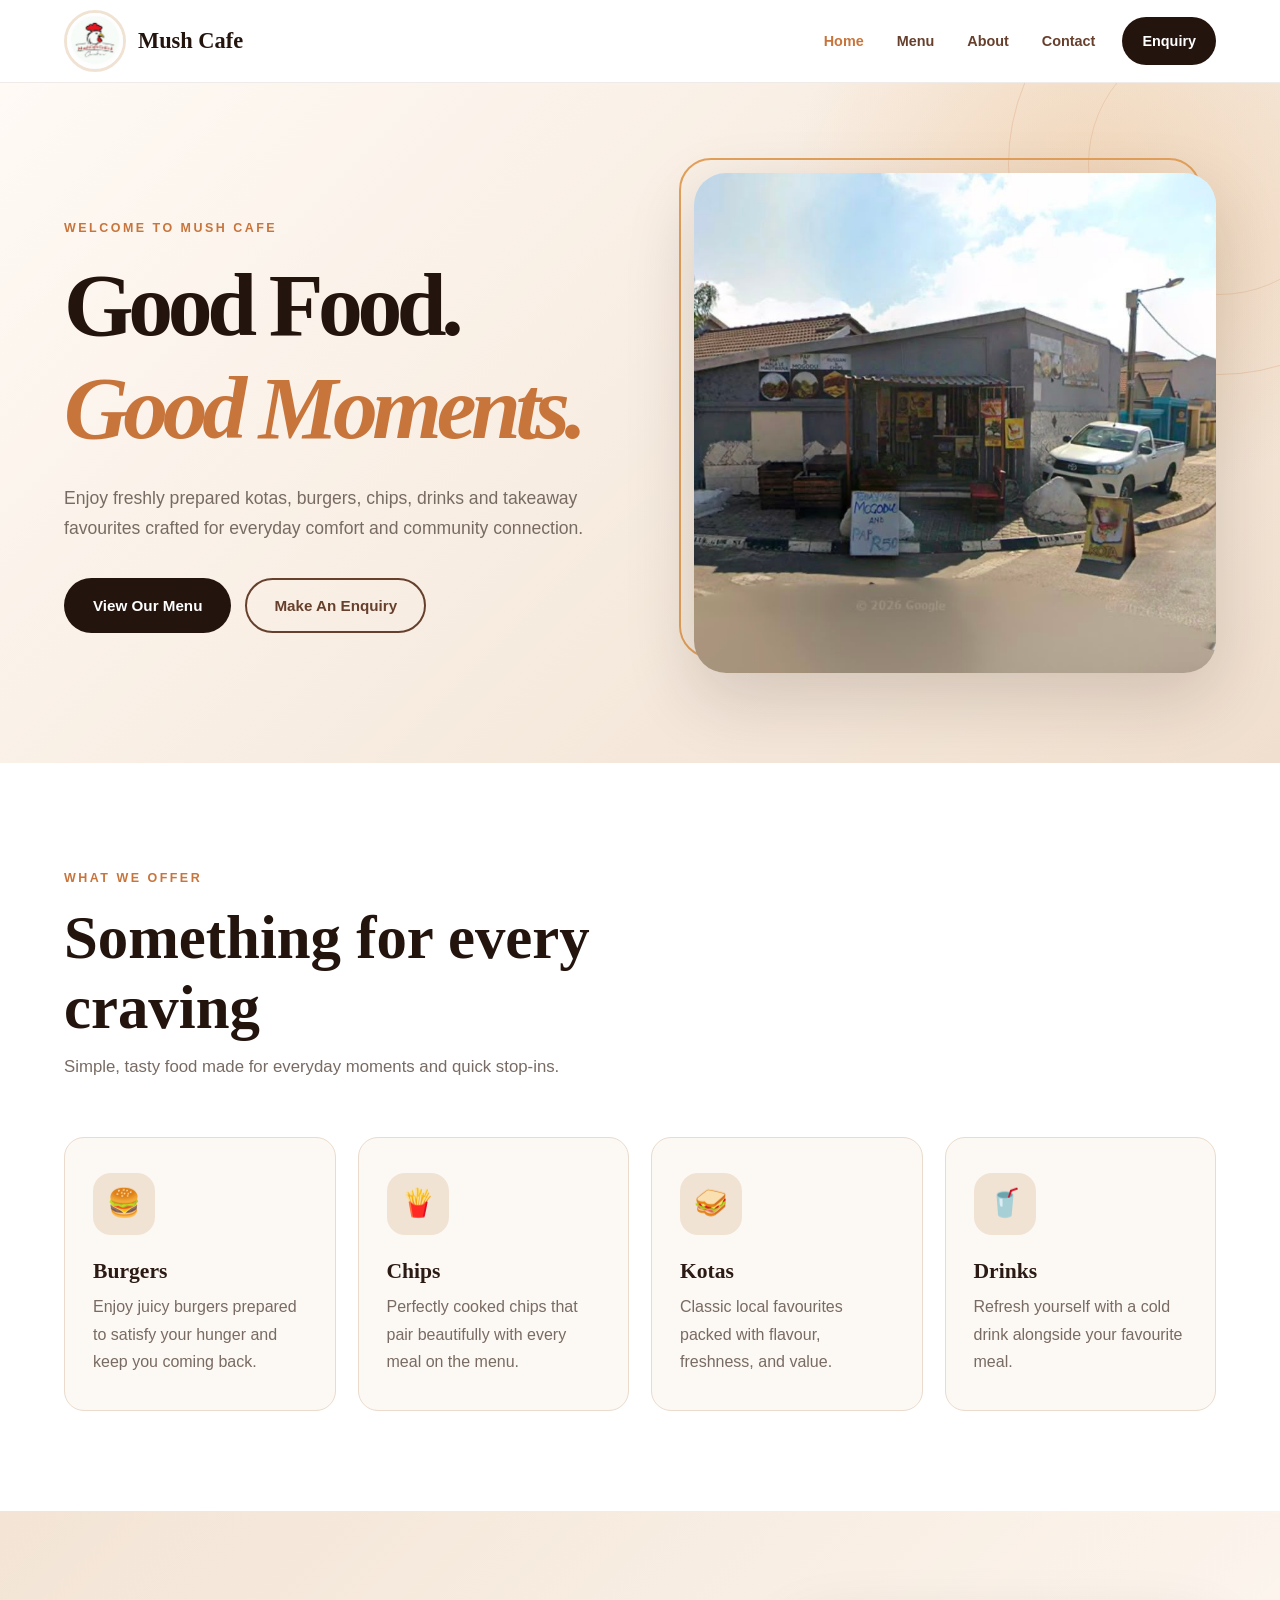
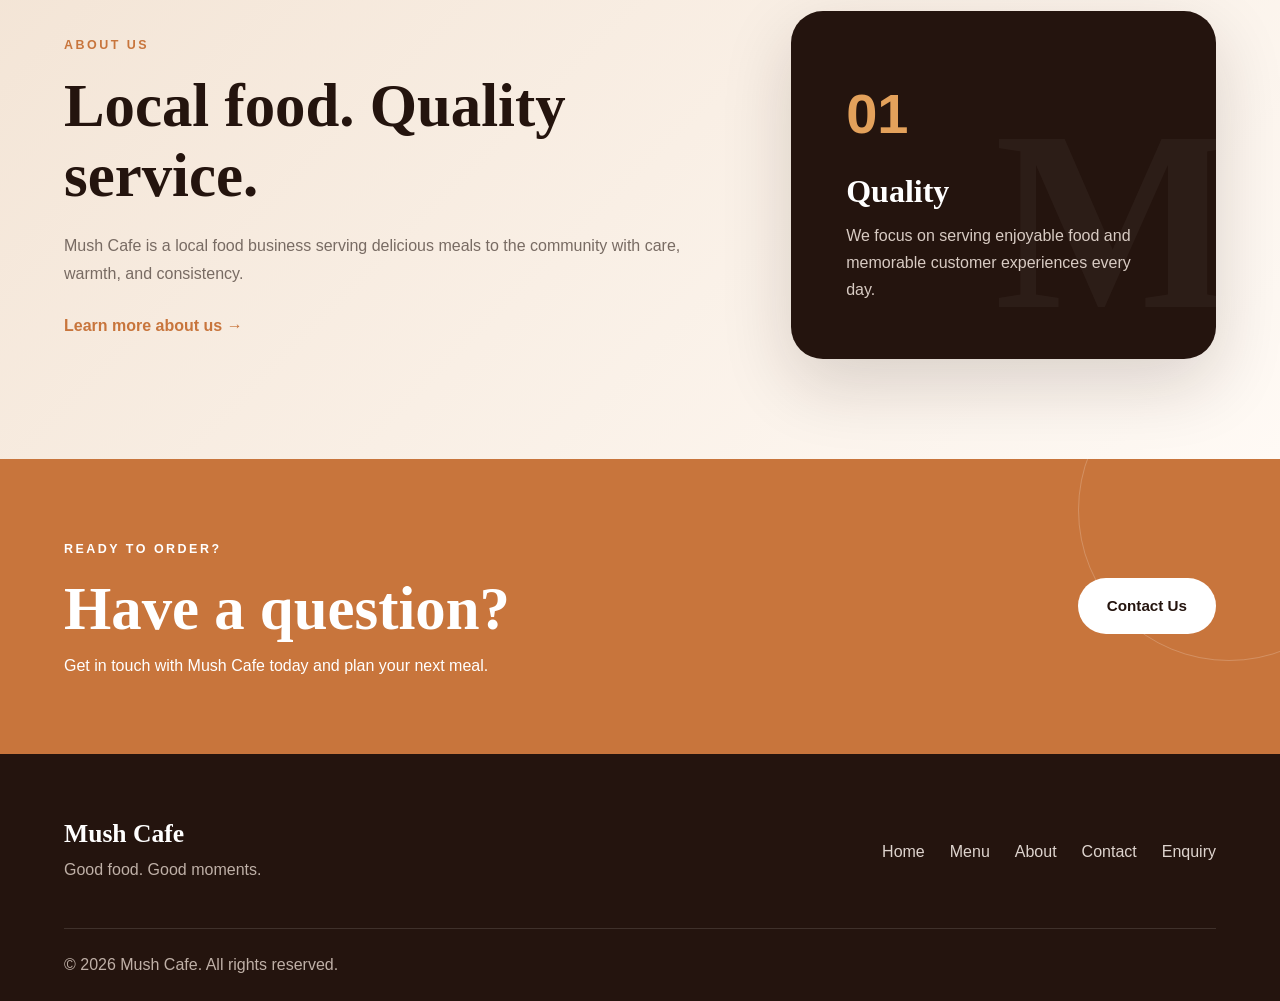
<file: index.html>
<!DOCTYPE html>
<html lang="en">
<head>
    <meta charset="UTF-8">
    <meta name="viewport" content="width=device-width, initial-scale=1.0">
    <meta name="description" content="Mush Cafe serves delicious kotas, burgers, chips, drinks, and fresh takeaway meals in a warm local café setting.">
    <title>Mush Cafe | Home</title>
    <link rel="stylesheet" href="style.css">
</head>
<body>
    <!-- Site header and navigation -->
    <header class="site-header">
        <div class="container nav-container">
            <a href="index.html" class="logo" aria-label="Mush Cafe home page">
                <img src="images/Logo.jpg" alt="Mush Cafe logo">
                <span>Mush Cafe</span>
            </a>

            <!-- Main navigation -->
            <nav class="main-nav" aria-label="Main navigation">
                <a href="index.html" class="active">Home</a>
                <a href="menu.html">Menu</a>
                <a href="about.html">About</a>
                <a href="contact.html">Contact</a>
                <a href="enquiry.html" class="nav-button">Enquiry</a>
            </nav>
        </div>
    </header>

    <main>
        <!-- Hero section -->
        <section class="hero" aria-labelledby="home-heading">
            <div class="container hero-content">
                <div class="hero-text">
                    <p class="eyebrow">Welcome to Mush Cafe</p>
                    <h1 id="home-heading">Good Food.<br><span>Good Moments.</span></h1>
                    <p>Enjoy freshly prepared kotas, burgers, chips, drinks and takeaway favourites crafted for everyday comfort and community connection.</p>

                    <div class="hero-buttons">
                        <a href="menu.html" class="button primary-button">View Our Menu</a>
                        <a href="enquiry.html" class="button secondary-button">Make An Enquiry</a>
                    </div>
                </div>

                <div class="hero-image">
                    <img
                        src="images/Mush Cafe front.jpeg"
                        alt="Front view of Mush Cafe"
                        srcset="images/Mush Cafe front.jpeg 800w, images/Mush Cafe front.jpeg 1200w"
                        sizes="(max-width: 600px) 100vw, 50vw"
                        loading="eager">
                </div>
            </div>
        </section>

        <!-- Main services overview -->
        <section class="services section" aria-labelledby="offers-heading">
            <div class="container">
                <div class="section-heading">
                    <p class="eyebrow">What we offer</p>
                    <h2 id="offers-heading">Something for every craving</h2>
                    <p>Simple, tasty food made for everyday moments and quick stop-ins.</p>
                </div>

                <div class="card-grid">
                    <article class="service-card">
                        <div class="card-icon" aria-hidden="true">🍔</div>
                        <h3>Burgers</h3>
                        <p>Enjoy juicy burgers prepared to satisfy your hunger and keep you coming back.</p>
                    </article>

                    <article class="service-card">
                        <div class="card-icon" aria-hidden="true">🍟</div>
                        <h3>Chips</h3>
                        <p>Perfectly cooked chips that pair beautifully with every meal on the menu.</p>
                    </article>

                    <article class="service-card">
                        <div class="card-icon" aria-hidden="true">🥪</div>
                        <h3>Kotas</h3>
                        <p>Classic local favourites packed with flavour, freshness, and value.</p>
                    </article>

                    <article class="service-card">
                        <div class="card-icon" aria-hidden="true">🥤</div>
                        <h3>Drinks</h3>
                        <p>Refresh yourself with a cold drink alongside your favourite meal.</p>
                    </article>
                </div>
            </div>
        </section>

        <!-- About preview section -->
        <section class="about-preview section" aria-labelledby="about-preview-heading">
            <div class="container split-section">
                <div>
                    <p class="eyebrow">About us</p>
                    <h2 id="about-preview-heading">Local food. Quality service.</h2>
                    <p>Mush Cafe is a local food business serving delicious meals to the community with care, warmth, and consistency.</p>
                    <a href="about.html" class="text-link">Learn more about us →</a>
                </div>

                <div class="highlight-box">
                    <span>01</span>
                    <h3>Quality</h3>
                    <p>We focus on serving enjoyable food and memorable customer experiences every day.</p>
                </div>
            </div>
        </section>

        <!-- Call to action -->
        <section class="cta-section" aria-labelledby="cta-heading">
            <div class="container cta-content">
                <div>
                    <p class="eyebrow">Ready to order?</p>
                    <h2 id="cta-heading">Have a question?</h2>
                    <p>Get in touch with Mush Cafe today and plan your next meal.</p>
                </div>

                <a href="contact.html" class="button light-button">Contact Us</a>
            </div>
        </section>
    </main>

    <!-- Site footer -->
    <footer class="site-footer">
        <div class="container footer-content">
            <div>
                <h3>Mush Cafe</h3>
                <p>Good food. Good moments.</p>
            </div>

            <div class="footer-links" aria-label="Footer navigation">
                <a href="index.html">Home</a>
                <a href="menu.html">Menu</a>
                <a href="about.html">About</a>
                <a href="contact.html">Contact</a>
                <a href="enquiry.html">Enquiry</a>
            </div>
        </div>

        <div class="container copyright">
            <p>&copy; 2026 Mush Cafe. All rights reserved.</p>
        </div>
    </footer>
</body>
</html>
</file>
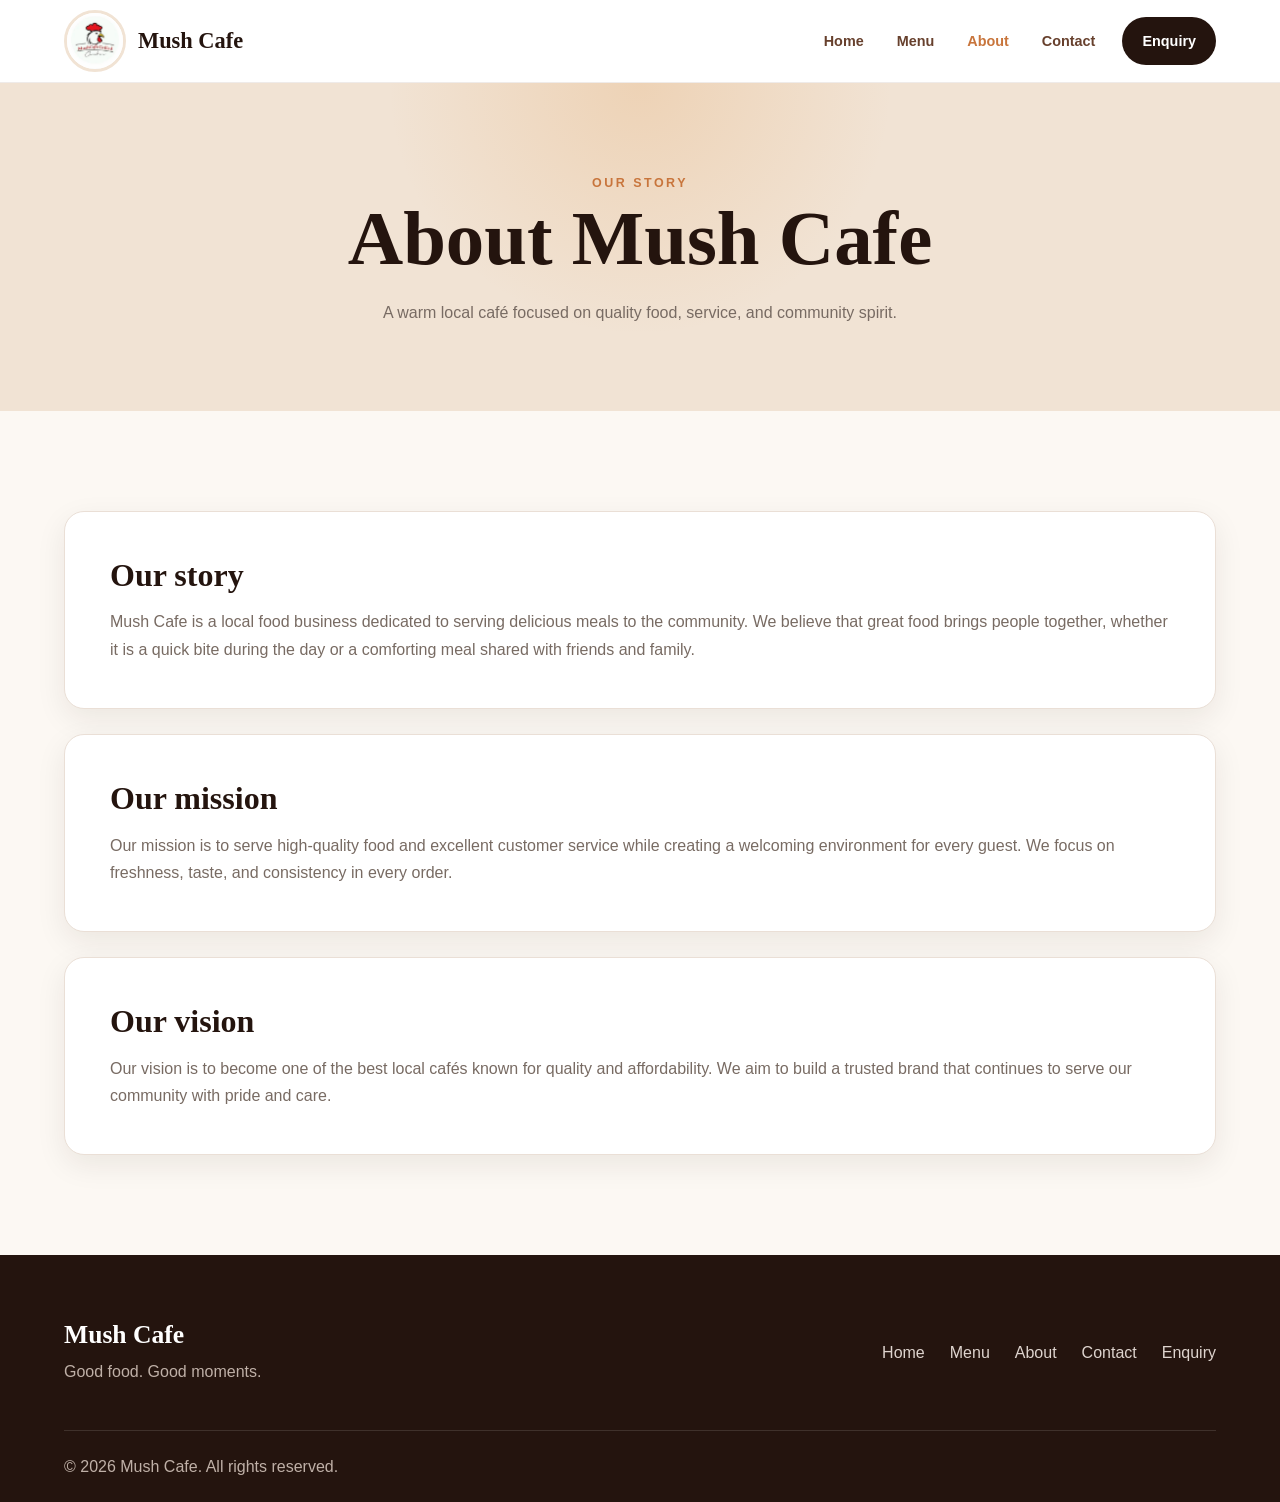
<file: about.html>
<!DOCTYPE html>
<html lang="en">
<head>
    <meta charset="UTF-8">
    <meta name="viewport" content="width=device-width, initial-scale=1.0">
    <meta name="description" content="Learn about Mush Cafe, our story, mission, and commitment to serving quality local food and service.">
    <title>Mush Cafe | About</title>
    <link rel="stylesheet" href="style.css">
</head>
<body>
    <!-- Site header and navigation -->
    <header class="site-header">
        <div class="container nav-container">
            <a href="index.html" class="logo" aria-label="Mush Cafe home page">
                <img src="images/Logo.jpg" alt="Mush Cafe logo">
                <span>Mush Cafe</span>
            </a>

            <!-- Main navigation -->
            <nav class="main-nav" aria-label="Main navigation">
                <a href="index.html">Home</a>
                <a href="menu.html">Menu</a>
                <a href="about.html" class="active">About</a>
                <a href="contact.html">Contact</a>
                <a href="enquiry.html" class="nav-button">Enquiry</a>
            </nav>
        </div>
    </header>

    <main>
        <!-- About page hero -->
        <section class="page-hero" aria-labelledby="about-heading">
            <div class="container">
                <p class="eyebrow">Our story</p>
                <h1 id="about-heading">About Mush Cafe</h1>
                <p>A warm local café focused on quality food, service, and community spirit.</p>
            </div>
        </section>

        <!-- About content cards -->
        <section class="section" aria-labelledby="about-intro">
            <div class="container">
                <article class="content-card">
                    <h2 id="about-intro">Our story</h2>
                    <p>Mush Cafe is a local food business dedicated to serving delicious meals to the community. We believe that great food brings people together, whether it is a quick bite during the day or a comforting meal shared with friends and family.</p>
                </article>

                <article class="content-card">
                    <h2>Our mission</h2>
                    <p>Our mission is to serve high-quality food and excellent customer service while creating a welcoming environment for every guest. We focus on freshness, taste, and consistency in every order.</p>
                </article>

                <article class="content-card">
                    <h2>Our vision</h2>
                    <p>Our vision is to become one of the best local cafés known for quality and affordability. We aim to build a trusted brand that continues to serve our community with pride and care.</p>
                </article>
            
            </div>

                  
        </section>
    </main>

    <!-- Site footer -->
    <footer class="site-footer">
        <div class="container footer-content">
            <div>
                <h3>Mush Cafe</h3>
                <p>Good food. Good moments.</p>
            </div>

            <div class="footer-links" aria-label="Footer navigation">
                <a href="index.html">Home</a>
                <a href="menu.html">Menu</a>
                <a href="about.html">About</a>
                <a href="contact.html">Contact</a>
                <a href="enquiry.html">Enquiry</a>
            </div>
        </div>

        <div class="container copyright">
            <p>&copy; 2026 Mush Cafe. All rights reserved.</p>
        </div>
    </footer>
</body>
</html>
</file>
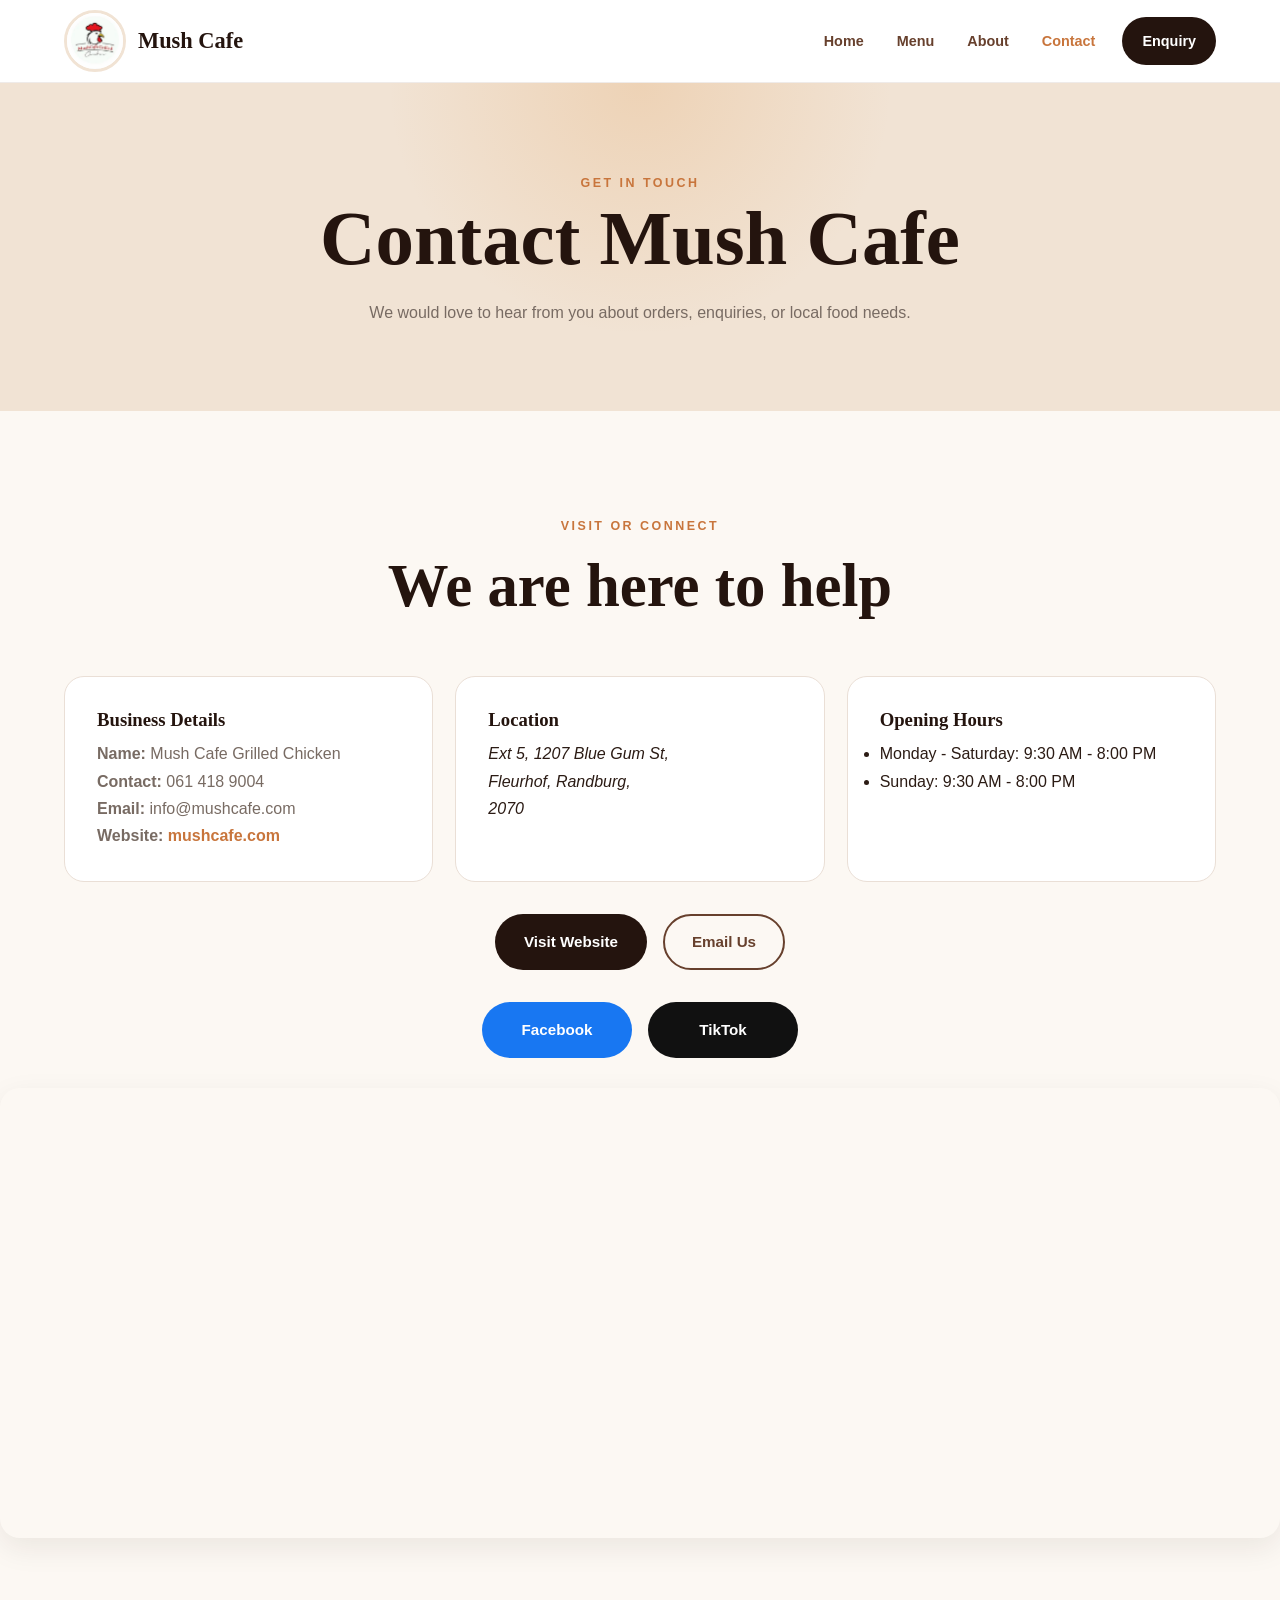
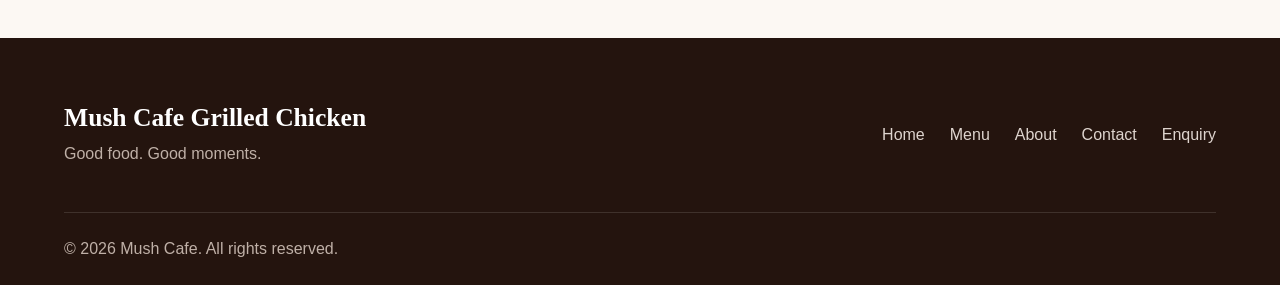
<file: contact.html>
<!DOCTYPE html>
<html lang="en">
<head>
    <meta charset="UTF-8">
    <meta name="viewport" content="width=device-width, initial-scale=1.0">
    <meta name="description" content="Contact Mush Cafe for enquiries, orders, or more information about our menu and services.">
    <title>Mush Cafe | Contact</title>
    <link rel="stylesheet" href="style.css">
</head>
<body>
    <!-- Site header and navigation -->
    <header class="site-header">
        <div class="container nav-container">
            <a href="index.html" class="logo" aria-label="Mush Cafe home page">
                <img src="images/Logo.jpg" alt="Mush Cafe logo">
                <span>Mush Cafe</span>
            </a>

            <!-- Main navigation -->
            <nav class="main-nav" aria-label="Main navigation">
                <a href="index.html">Home</a>
                <a href="menu.html">Menu</a>
                <a href="about.html">About</a>
                <a href="contact.html" class="active">Contact</a>
                <a href="enquiry.html" class="nav-button">Enquiry</a>
            </nav>
        </div>
    </header>

    <main>
        <!-- Contact page hero -->
        <section class="page-hero" aria-labelledby="contact-heading">
            <div class="container">
                <p class="eyebrow">Get in touch</p>
                <h1 id="contact-heading">Contact Mush Cafe</h1>
                <p>We would love to hear from you about orders, enquiries, or local food needs.</p>
            </div>
        </section>

        <!-- Business information cards -->
        <section class="section" aria-labelledby="contact-details-heading">
            <div class="container">
                <div class="section-heading center">
                    <p class="eyebrow">Visit or connect</p>
                    <h2 id="contact-details-heading">We are here to help</h2>
                </div>

                <div class="info-grid">
                    <article class="info-card">
                        <h3>Business Details</h3>
                        <p><strong>Name:</strong> Mush Cafe Grilled Chicken</p>
                        <p><strong>Contact:</strong> 061 418 9004</p>
                        <p><strong>Email:</strong> info@mushcafe.com</p>
                        <p><strong>Website:</strong> <a href="https://mushcafe.com" target="_blank" rel="noopener noreferrer">mushcafe.com</a></p>
                    </article>

                    <article class="info-card">
                        <h3>Location</h3>
                        <address>
                            Ext 5, 1207 Blue Gum St,<br>
                            Fleurhof, Randburg,<br>
                            2070
                        </address>
                    </article>

                    <article class="info-card">
                        <h3>Opening Hours</h3>
                        <ul>
                            <li>Monday - Saturday: 9:30 AM - 8:00 PM</li>
                            <li>Sunday: 9:30 AM - 8:00 PM</li>
                        </ul>
                    </article>
                </div>

                <div class="contact-links">
                    <a href="https://mushcafe.com" class="button primary-button" target="_blank" rel="noopener noreferrer">Visit Website</a>
                    <a href="mailto:info@mushcafe.com" class="button secondary-button">Email Us</a>
                </div>

                <div class="social-links" aria-label="Social media links">
                    <a href="https://www.facebook.com/profile.php?id=61588521416761" class="button social-button facebook-button" target="_blank" rel="noopener noreferrer">Facebook</a>
                    <a href="https://www.tiktok.com/@mushcafe01" class="button social-button tiktok-button" target="_blank" rel="noopener noreferrer">TikTok</a>
                </div>
            </div>
             <div class="map-wrapper">
                <iframe
                    class="map-frame"
                    src="https://www.google.com/maps/embed?pb=!1m18!1m12!1m3!1d3580.282345934955!2d27.90166197622571!3d-26.187492063295107!2m3!1f0!2f0!3f0!3m2!1i1024!2i768!4f13.1!3m3!1m2!1s0x1e95a08b041a97bb%3A0x251e9ee63250a967!2sBlue%20Gum%20St%2C%20Vogelstruisfontein%2C%20Randburg!5e0!3m2!1sen!2sza!4v1789759092368!5m2!1sen!2sza"
                    width="600"
                    height="450"
                    style="border:0;"
                    allowfullscreen=""
                    loading="lazy"
                    referrerpolicy="strict-origin-when-cross-origin"
                    title="Mush Cafe location map">
                </iframe>
            </div>   
        </section>
    </main>

    <!-- Site footer -->
    <footer class="site-footer">
        <div class="container footer-content">
            <div>
                <h3>Mush Cafe Grilled Chicken</h3>
                <p>Good food. Good moments.</p>
            </div>

            <div class="footer-links" aria-label="Footer navigation">
                <a href="index.html">Home</a>
                <a href="menu.html">Menu</a>
                <a href="about.html">About</a>
                <a href="contact.html">Contact</a>
                <a href="enquiry.html">Enquiry</a>
            </div>
        </div>

        <div class="container copyright">
            <p>&copy; 2026 Mush Cafe. All rights reserved.</p>
        </div>
    </footer>
</body>
</html>
</file>
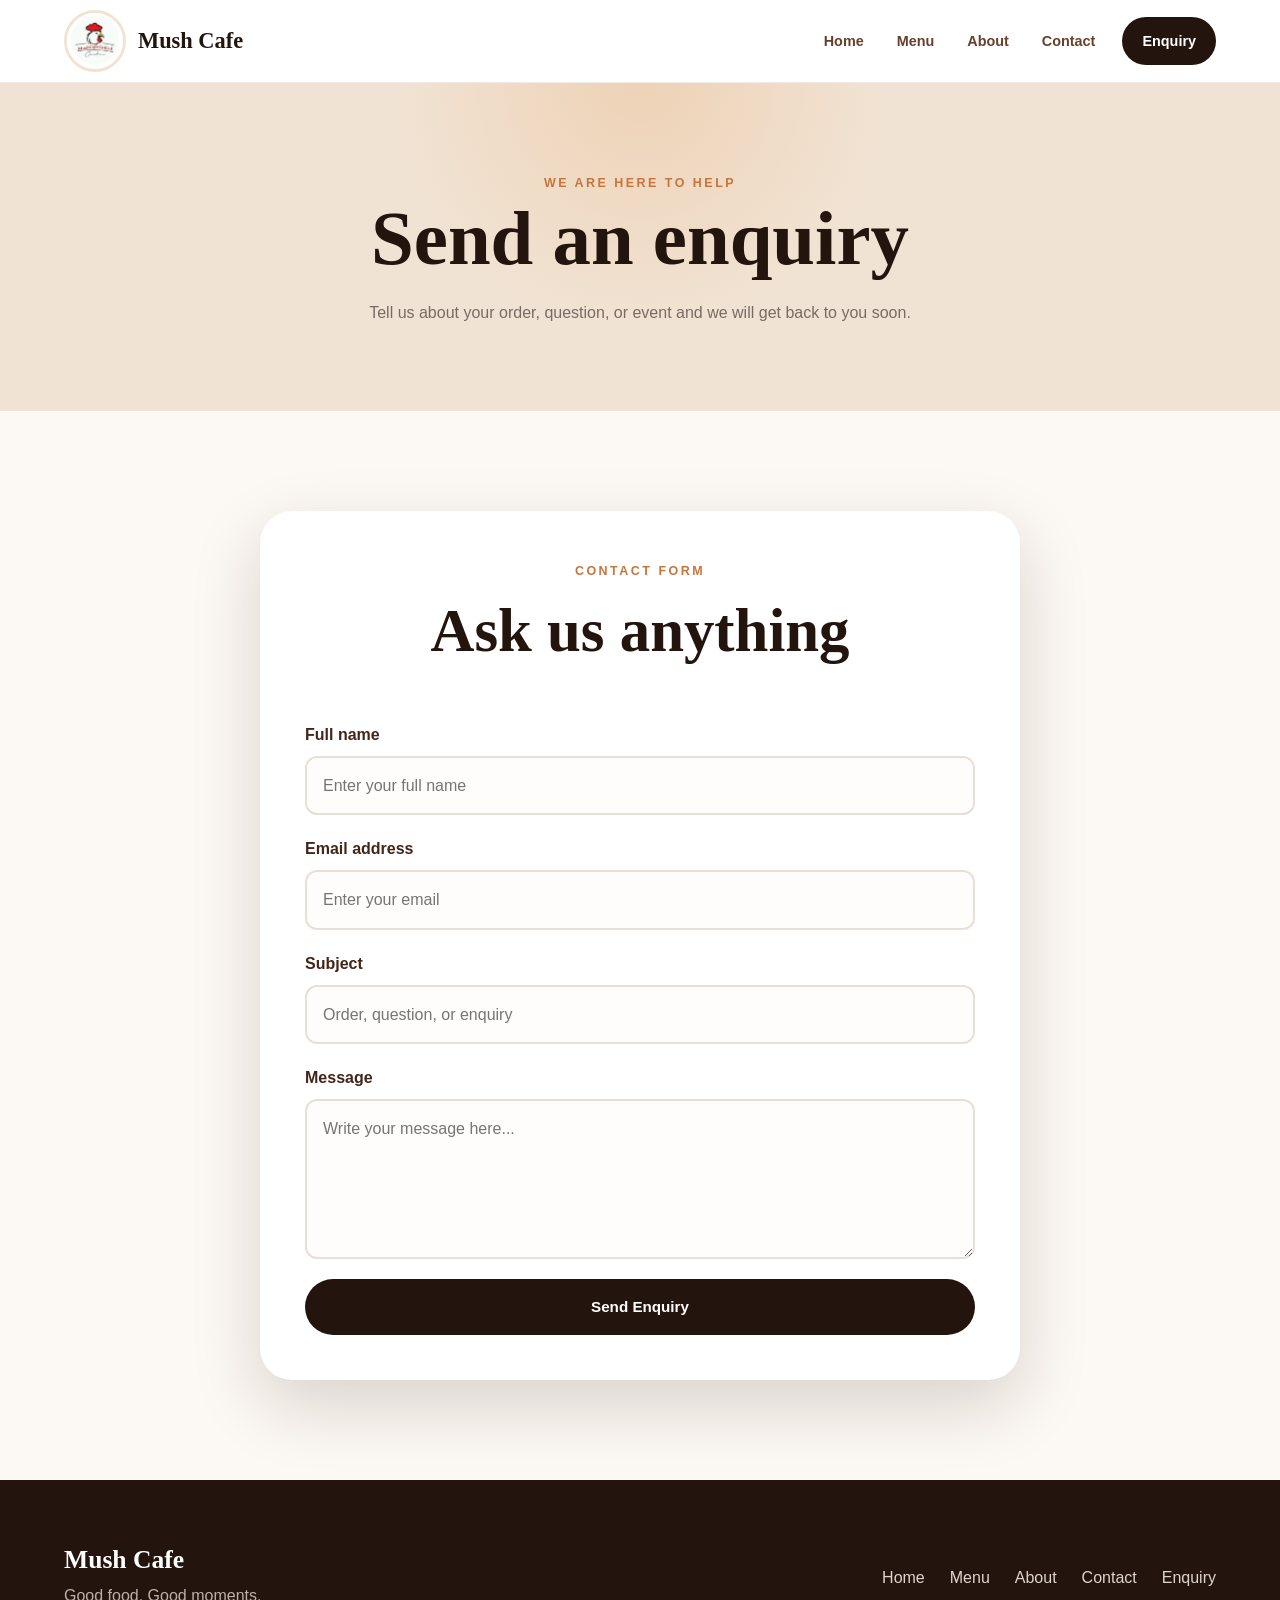
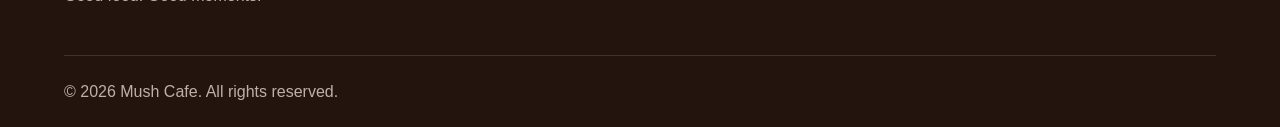
<file: enquiry.html>
<!DOCTYPE html>
<html lang="en">
<head>
    <meta charset="UTF-8">
    <meta name="viewport" content="width=device-width, initial-scale=1.0">
    <meta name="description" content="Send an enquiry to Mush Cafe about orders, catering, or general questions.">
    <title>Mush Cafe | Enquiry</title>
    <link rel="stylesheet" href="style.css">
</head>
<body>
    <!-- Site header and navigation -->
    <header class="site-header">
        <div class="container nav-container">
            <a href="index.html" class="logo" aria-label="Mush Cafe home page">
                <img src="images/Logo.jpg" alt="Mush Cafe logo">
                <span>Mush Cafe</span>
            </a>

            <!-- Main navigation -->
            <nav class="main-nav" aria-label="Main navigation">
                <a href="index.html">Home</a>
                <a href="menu.html">Menu</a>
                <a href="about.html">About</a>
                <a href="contact.html">Contact</a>
                <a href="enquiry.html" class="nav-button active">Enquiry</a>
            </nav>
        </div>
    </header>

    <main>
        <!-- Enquiry page hero -->
        <section class="page-hero" aria-labelledby="enquiry-heading">
            <div class="container">
                <p class="eyebrow">We are here to help</p>
                <h1 id="enquiry-heading">Send an enquiry</h1>
                <p>Tell us about your order, question, or event and we will get back to you soon.</p>
            </div>
        </section>

        <!-- Enquiry form section -->
        <section class="section" aria-labelledby="form-heading">
            <div class="container">
                <div class="enquiry-wrapper">
                    <div class="section-heading center">
                        <p class="eyebrow">Contact form</p>
                        <h2 id="form-heading">Ask us anything</h2>
                    </div>

                    <form class="enquiry-form" action="#" method="post">
                        <div class="form-group">
                            <label for="full-name">Full name</label>
                            <input type="text" id="full-name" name="full-name" placeholder="Enter your full name" required>
                        </div>

                        <div class="form-group">
                            <label for="email">Email address</label>
                            <input type="email" id="email" name="email" placeholder="Enter your email" required>
                        </div>

                        <div class="form-group">
                            <label for="subject">Subject</label>
                            <input type="text" id="subject" name="subject" placeholder="Order, question, or enquiry">
                        </div>

                        <div class="form-group">
                            <label for="message">Message</label>
                            <textarea id="message" name="message" placeholder="Write your message here..." required></textarea>
                        </div>

                        <button type="submit" class="button primary-button">Send Enquiry</button>
                    </form>
                </div>
            </div>
        </section>
    </main>

    <!-- Site footer -->
    <footer class="site-footer">
        <div class="container footer-content">
            <div>
                <h3>Mush Cafe</h3>
                <p>Good food. Good moments.</p>
            </div>

            <div class="footer-links" aria-label="Footer navigation">
                <a href="index.html">Home</a>
                <a href="menu.html">Menu</a>
                <a href="about.html">About</a>
                <a href="contact.html">Contact</a>
                <a href="enquiry.html">Enquiry</a>
            </div>
        </div>

        <div class="container copyright">
            <p>&copy; 2026 Mush Cafe. All rights reserved.</p>
        </div>
    </footer>
</body>
</html>
</file>
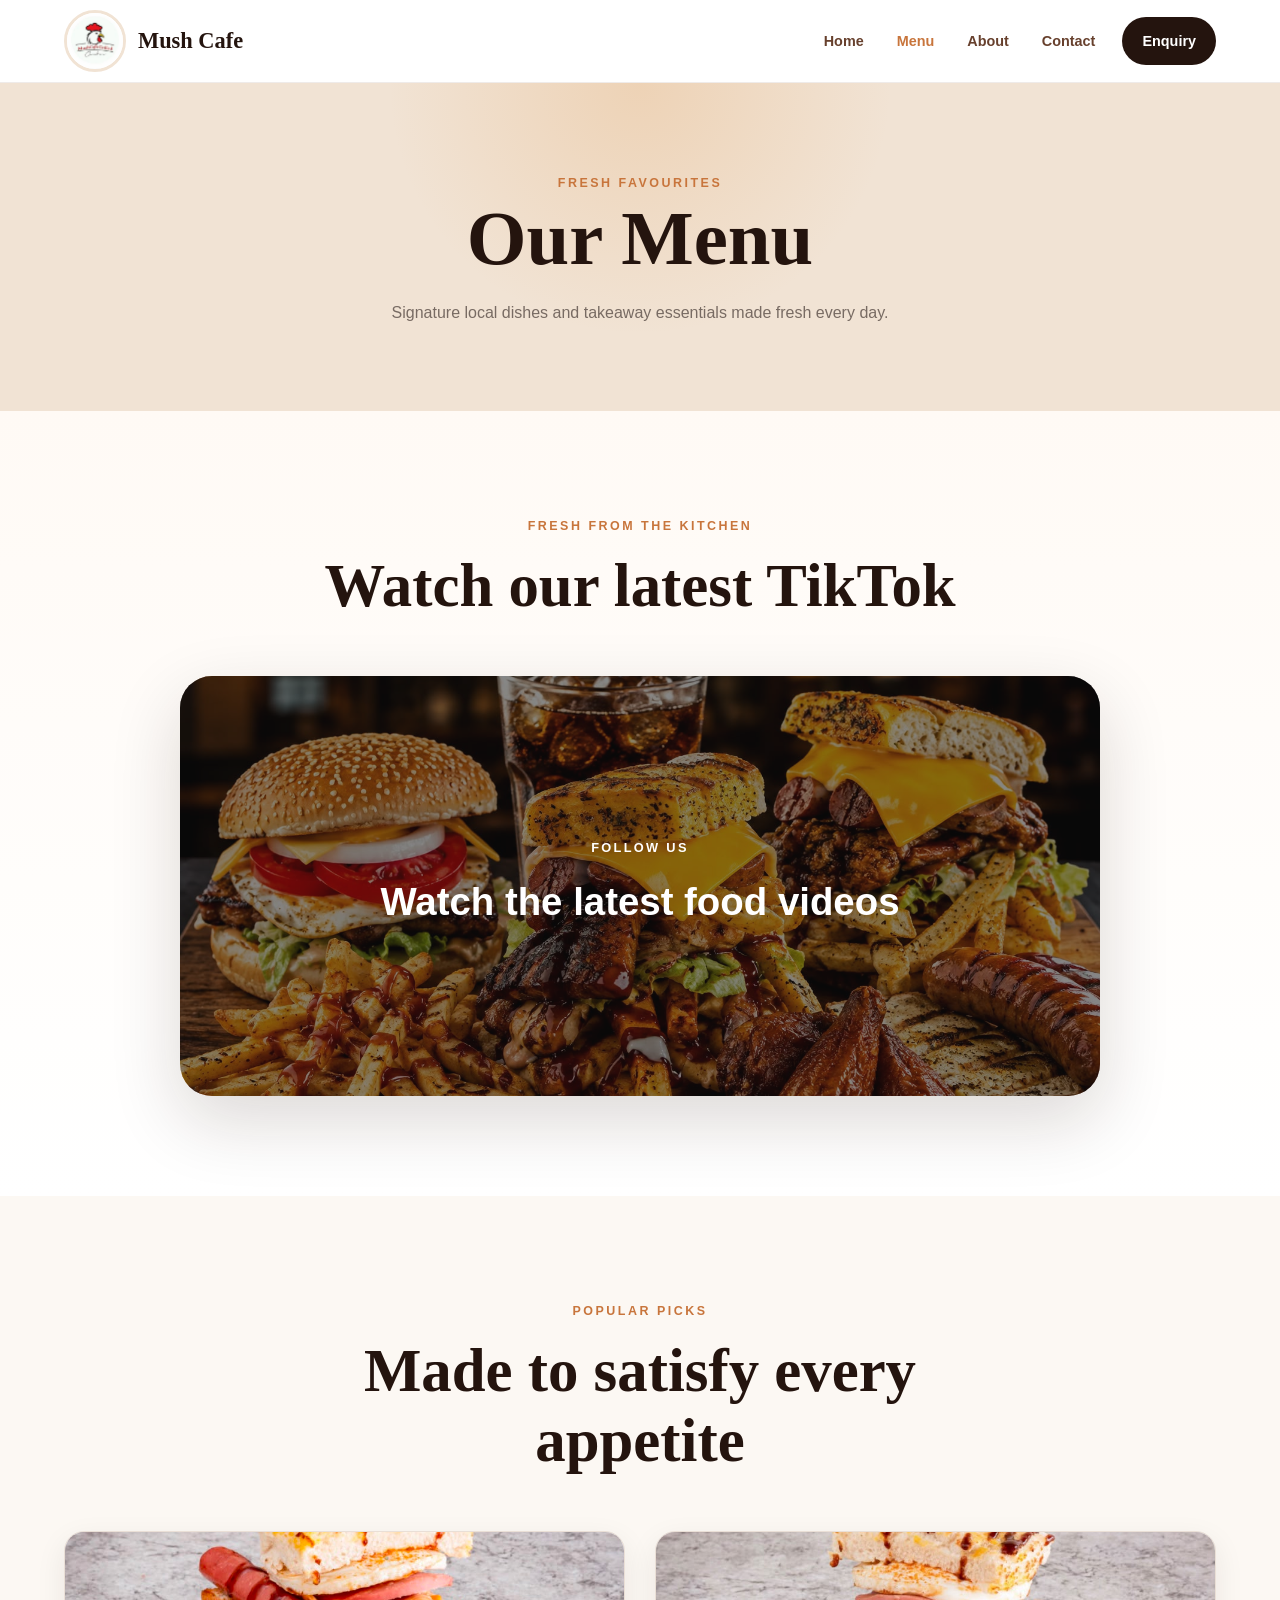
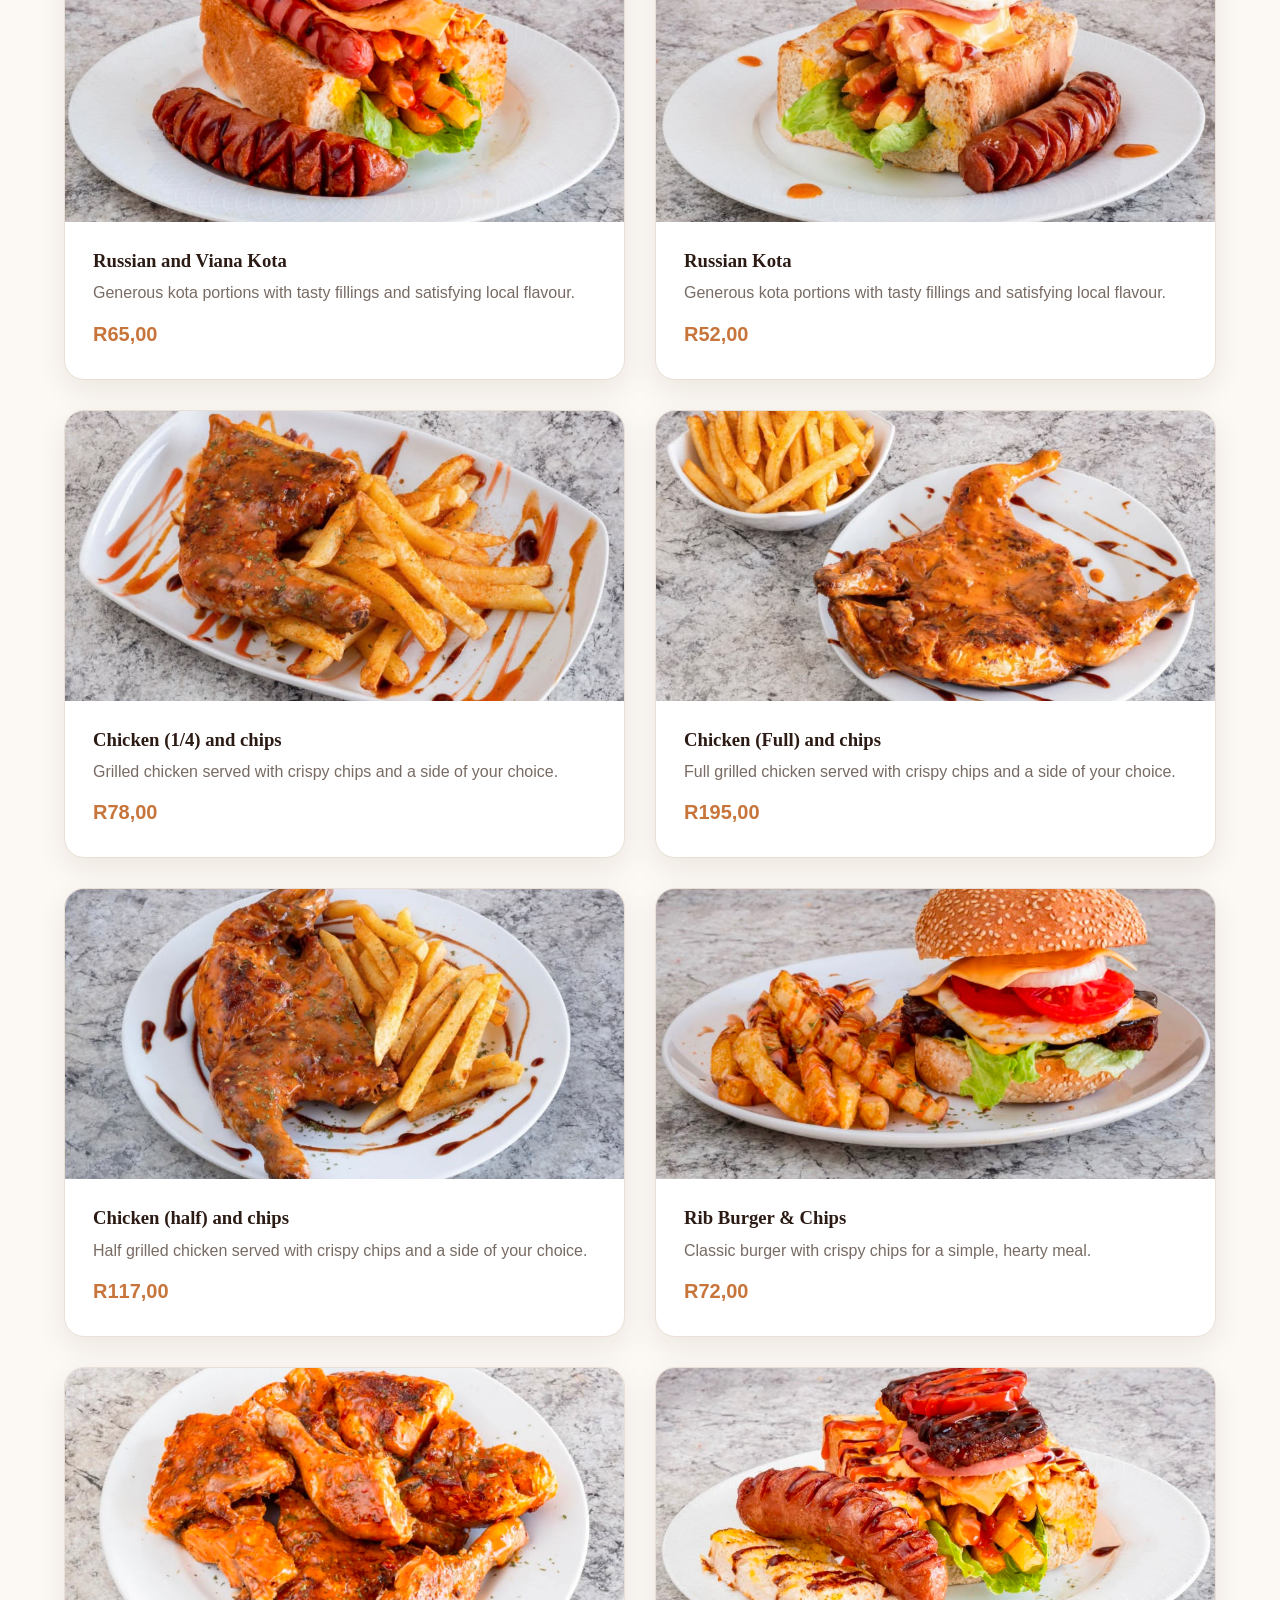
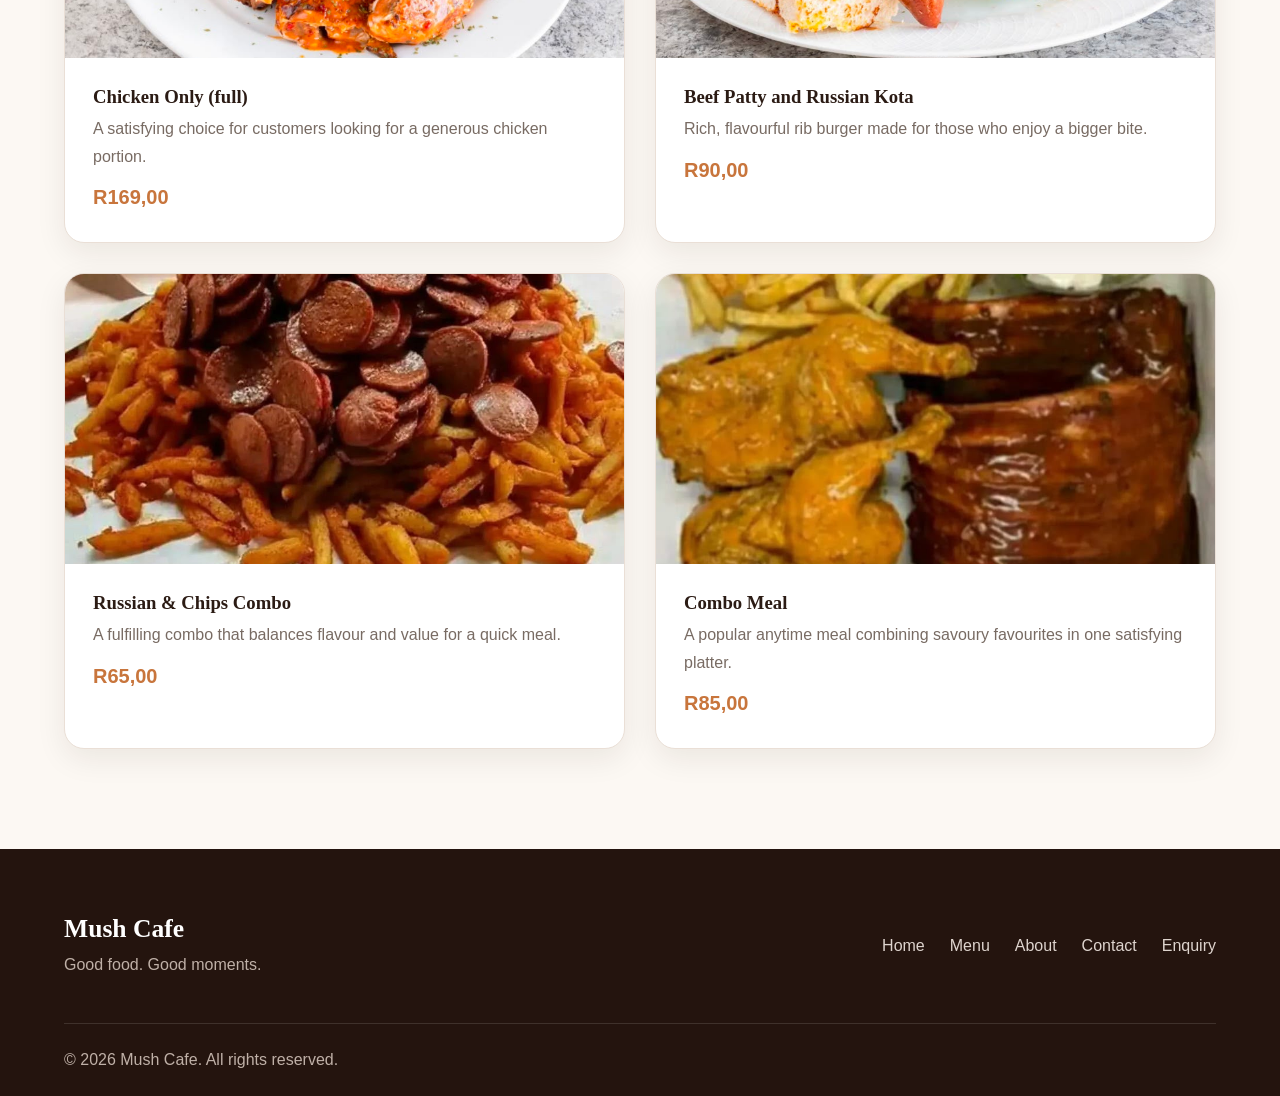
<file: menu.html>
<!DOCTYPE html>
<html lang="en">
<head>
    <meta charset="UTF-8">
    <meta name="viewport" content="width=device-width, initial-scale=1.0">
    <meta name="description" content="Browse the Mush Cafe menu featuring kotas, burgers, chips, combos, and drinks.">
    <title>Mush Cafe | Menu</title>
    <link rel="stylesheet" href="style.css">
</head>
<body>
    <!-- Site header and navigation -->
    <header class="site-header">
        <div class="container nav-container">
            <a href="index.html" class="logo" aria-label="Mush Cafe home page">
                <img src="images/Logo.jpg" alt="Mush Cafe logo">
                <span>Mush Cafe</span>
            </a>

            <!-- Main navigation -->
            <nav class="main-nav" aria-label="Main navigation">
                <a href="index.html">Home</a>
                <a href="menu.html" class="active">Menu</a>
                <a href="about.html">About</a>
                <a href="contact.html">Contact</a>
                <a href="enquiry.html" class="nav-button">Enquiry</a>
            </nav>
        </div>
    </header>

    <main>
        <!-- Menu page hero -->
        <section class="page-hero" aria-labelledby="menu-heading">
            <div class="container">
                <p class="eyebrow">Fresh favourites</p>
                <h1 id="menu-heading">Our Menu</h1>
                <p>Signature local dishes and takeaway essentials made fresh every day.</p>
            </div>
        </section>

        <!-- Featured TikTok preview -->
        <section class="section video-section" aria-labelledby="menu-video-heading">
            <div class="container">
                <div class="section-heading center">
                    <p class="eyebrow">Fresh from the kitchen</p>
                    <h2 id="menu-video-heading">Watch our latest TikTok</h2>
                </div>

                <div class="tiktok-card">
                    <a href="https://www.tiktok.com/@mushcafe01/video/7188620674829782277/@mushcafe01" target="_blank" rel="noopener noreferrer" aria-label="Open Mush Cafe TikTok profile">
                        <img src="images/llogo.jpeg" alt="Mush Cafe food preview" loading="lazy">
                        <div class="tiktok-overlay">
                            <span>Follow us</span>
                            <p>Watch the latest food videos</p>
                        </div>
                    </a>
                </div>
            </div>
        </section>

        <!-- Menu item grid -->
        <section class="section" aria-labelledby="menu-list-heading">
            <div class="container">
                <div class="section-heading center">
                    <p class="eyebrow">Popular picks</p>
                    <h2 id="menu-list-heading">Made to satisfy every appetite</h2>
                </div>

                <div class="menu-grid">
                    <article class="menu-card">
                        <div class="menu-card-image">
                            <img src="images/Kota.jpeg" alt="Russian Kota meal served with chips and sauce" loading="lazy">
                        </div>
                        <div class="menu-card-content">
                            <h3>Russian and Viana Kota</h3>
                            <p>Generous kota portions with tasty fillings and satisfying local flavour.</p>
                            <span class="price">R65,00</span>
                        </div>
                    </article>
                    
                    <article class="menu-card">
                        <div class="menu-card-image">
                            <img src="images/Russian Kota.jpeg" alt="Russian Kota meal served with chips and sauce" loading="lazy">
                        </div>
                        <div class="menu-card-content">
                            <h3>Russian Kota</h3>
                            <p>Generous kota portions with tasty fillings and satisfying local flavour.</p>
                            <span class="price">R52,00</span>
                        </div>
                    </article>

                    <article class="menu-card">
                        <div class="menu-card-image">
                            <img src="images/Chicken (1.4) and Chips.jpeg" alt="Chicken (1/4) and chips meal" loading="lazy">

                        </div>
                        <div class="menu-card-content">
                            <h3>Chicken (1/4) and chips</h3>
                            <p>Grilled chicken served with crispy chips and a side of your choice.</p>
                            <span class="price">R78,00</span>
                        </div>
                    </article>

                    <article class="menu-card">
                        <div class="menu-card-image">
                            <img src="images/Chicken (full) and chips.jpeg" alt="Chicken (Full) and chips meal" loading="lazy">
                        </div>
                        <div class="menu-card-content">
                            <h3>Chicken (Full) and chips</h3>
                            <p>Full grilled chicken served with crispy chips and a side of your choice.</p>
                            <span class="price">R195,00</span>
                        </div>
                    </article>
                    <article class="menu-card">
                        <div class="menu-card-image">
                            <img src="images/Chicken (half) and chips.jpeg" alt="Chicken (1/2) and chips meal" loading="lazy">
                        </div>
                        <div class="menu-card-content">
                            <h3>Chicken (half) and chips</h3>
                            <p>Half grilled chicken served with crispy chips and a side of your choice.</p>
                            <span class="price">R117,00</span>
                        </div>
                    </article>
                    <article class="menu-card">
                        <div class="menu-card-image">
                            <img src="images/Burger and chips.jpeg" alt="Burger and chips meal" loading="lazy">
                        </div>
                        <div class="menu-card-content">
                            <h3>Rib Burger &amp; Chips</h3>
                            <p>Classic burger with crispy chips for a simple, hearty meal.</p>
                            <span class="price">R72,00</span>
                        </div>
                    </article>

                    <article class="menu-card">
                        <div class="menu-card-image">
                            <img src="images/Full chicken.jpeg" alt="Full chicken meal" loading="lazy">
                        </div>
                        <div class="menu-card-content">
                            <h3>Chicken Only (full)</h3>
                            <p>A satisfying choice for customers looking for a generous chicken portion.</p>
                            <span class="price">R169,00</span>
                        </div>
                    </article>

                    <article class="menu-card">
                        <div class="menu-card-image">
                            <img src="images/Rib.jpeg" alt="Rib burger meal" loading="lazy">
                        </div>
                        <div class="menu-card-content">
                            <h3>Beef Patty and Russian Kota</h3>
                            <p>Rich, flavourful rib burger made for those who enjoy a bigger bite.</p>
                            <span class="price">R90,00</span>
                        </div>
                    </article>

                    <article class="menu-card">
                        <div class="menu-card-image">
                            <img src="images/chips and russian.jpeg" alt="Russian Kota and chips combo meal" loading="lazy">
                        </div>
                        <div class="menu-card-content">
                            <h3>Russian &amp; Chips Combo</h3>
                            <p>A fulfilling combo that balances flavour and value for a quick meal.</p>
                            <span class="price">R65,00</span>
                        </div>
                    </article>

                    <article class="menu-card">
                        <div class="menu-card-image">
                            <img src="images/Combo.jpeg" alt="Combo meal with chips and fried chicken" loading="lazy">
                        </div>
                        <div class="menu-card-content">
                            <h3>Combo Meal</h3>
                            <p>A popular anytime meal combining savoury favourites in one satisfying platter.</p>
                            <span class="price">R85,00</span>
                        </div>
                    </article>
                </div>
            </div>
        </section>
    </main>

    <!-- Site footer -->
    <footer class="site-footer">
        <div class="container footer-content">
            <div>
                <h3>Mush Cafe</h3>
                <p>Good food. Good moments.</p>
            </div>

            <div class="footer-links" aria-label="Footer navigation">
                <a href="index.html">Home</a>
                <a href="menu.html">Menu</a>
                <a href="about.html">About</a>
                <a href="contact.html">Contact</a>
                <a href="enquiry.html">Enquiry</a>
            </div>
        </div>

        <div class="container copyright">
            <p>&copy; 2026 Mush Cafe. All rights reserved.</p>
        </div>
    </footer>
</body>
</html>
</file>
<file: style.css>
/* =========================================================
   MUSH CAFE
   PROFESSIONAL RESPONSIVE STYLESHEET
   WEDES020 - PART 2
   ========================================================= */
/* =========================
   1. CSS RESET
   ========================= */
* {
    margin: 0;
    padding: 0;
    box-sizing: border-box;
}
html {
    scroll-behavior: smooth;
}
body {
    font-family: "Trebuchet MS", Arial, sans-serif;
    background: #fcf8f3;
    color: #2b1b14;
    line-height: 1.7;
    overflow-x: hidden;
}
img {
    display: block;
    max-width: 100%;
    height: auto;
}
iframe {
    max-width: 100%;
}
a {
    text-decoration: none;
    color: inherit;
}
button,
input,
textarea {
    font: inherit;
}
::selection {
    background: #d47a3b;
    color: #ffffff;
}
/* =========================
   2. DESIGN VARIABLES
   ========================= */
:root {
    --espresso: #24140e;
    --brown: #43261a;
    --coffee: #67402d;
    --caramel: #c8753c;
    --gold: #e3a15b;
    --cream: #fcf8f3;
    --cream-dark: #f1e3d4;
    --white: #ffffff;
    --text: #2b1b14;
    --muted: #786b63;
    --radius-small: 12px;
    --radius-medium: 20px;
    --radius-large: 32px;
    --shadow-soft: 0 10px 30px rgba(36, 20, 14, 0.08);
    --shadow-large: 0 25px 70px rgba(36, 20, 14, 0.16);
    --transition: all 0.3s ease;
}
/* =========================
   3. GENERAL STYLING
   ========================= */
.container {
    width: min(1180px, 90%);
    margin: 0 auto;
}
.section {
    padding: 100px 0;
}
.eyebrow {
    display: inline-block;
    color: var(--caramel);
    font-size: 0.78rem;
    font-weight: 900;
    letter-spacing: 0.2em;
    text-transform: uppercase;
    margin-bottom: 14px;
}
h1,
h2,
h3,
h4 {
    font-family: Georgia, "Times New Roman", serif;
    line-height: 1.15;
}
h2 {
    font-size: clamp(2.2rem, 5vw, 3.8rem);
    color: var(--espresso);
}
p {
    color: var(--muted);
}
.text-center {
    text-align: center;
}
/* =========================
   4. HEADER / NAVIGATION
   ========================= */
.site-header {
    position: sticky;
    top: 0;
    z-index: 999;
    background: rgba(255, 255, 255, 0.94);
    backdrop-filter: blur(14px);
    border-bottom: 1px solid rgba(103, 64, 45, 0.1);
}
.nav-container {
    min-height: 82px;
    display: flex;
    align-items: center;
    justify-content: space-between;
    gap: 35px;
}
.logo {
    display: flex;
    align-items: center;
    gap: 12px;
    color: var(--espresso);
    font-family: Georgia, serif;
    font-size: 1.4rem;
    font-weight: 900;
}
.logo img {
    width: 62px;
    height: 62px;
    border-radius: 50%;
    object-fit: cover;
    border: 3px solid var(--cream-dark);
    transition: var(--transition);
}
.logo:hover img {
    transform: rotate(-8deg) scale(1.05);
}
.main-nav {
    display: flex;
    align-items: center;
    gap: 5px;
}
.main-nav a {
    position: relative;
    padding: 10px 14px;
    color: var(--coffee);
    font-size: 0.9rem;
    font-weight: 700;
    border-radius: 10px;
    transition: var(--transition);
}
.main-nav a::after {
    content: "";
    position: absolute;
    left: 50%;
    bottom: 4px;
    width: 0;
    height: 2px;
    background: var(--caramel);
    transform: translateX(-50%);
    transition: var(--transition);
}
.main-nav a:hover {
    color: var(--caramel);
}
.main-nav a:hover::after {
    width: 55%;
}
.main-nav a:focus {
    outline: 3px solid var(--gold);
    outline-offset: 3px;
}
.main-nav a:active {
    transform: scale(0.95);
}
.main-nav .active {
    color: var(--caramel);
}
.main-nav .nav-button {
    background: var(--espresso);
    color: var(--white);
    padding: 12px 20px;
    margin-left: 8px;
    border-radius: 50px;
}
.main-nav .nav-button::after {
    display: none;
}
.main-nav .nav-button:hover {
    background: var(--caramel);
    color: var(--white);
    transform: translateY(-2px);
    box-shadow: var(--shadow-soft);
}
/* =========================
   5. BUTTONS
   ========================= */
.button {
    display: inline-flex;
    justify-content: center;
    align-items: center;
    min-height: 52px;
    padding: 13px 27px;
    border-radius: 50px;
    font-size: 0.95rem;
    font-weight: 800;
    border: 2px solid transparent;
    transition: var(--transition);
    cursor: pointer;
}
.primary-button {
    background: var(--espresso);
    color: var(--white);
}
.primary-button:hover {
    background: var(--caramel);
    transform: translateY(-4px);
    box-shadow: 0 12px 25px rgba(200, 117, 60, 0.3);
}
.secondary-button {
    background: transparent;
    border-color: var(--coffee);
    color: var(--coffee);
}
.secondary-button:hover {
    background: var(--coffee);
    color: var(--white);
    transform: translateY(-4px);
}
.button:focus {
    outline: 3px solid var(--gold);
    outline-offset: 4px;
}
.button:active {
    transform: translateY(1px);
}
/* =========================
   6. HERO SECTION
   ========================= */
.hero {
    position: relative;
    min-height: 680px;
    display: flex;
    align-items: center;
    background:
        radial-gradient(circle at 85% 20%, rgba(227, 161, 91, 0.3), transparent 25%),
        linear-gradient(135deg, #fffaf5 0%, #f0dfce 100%);
    overflow: hidden;
}
.hero::before {
    content: "";
    position: absolute;
    width: 420px;
    height: 420px;
    border: 1px solid rgba(200, 117, 60, 0.2);
    border-radius: 50%;
    right: -150px;
    top: -130px;
}
.hero::after {
    content: "";
    position: absolute;
    width: 260px;
    height: 260px;
    border: 1px solid rgba(200, 117, 60, 0.18);
    border-radius: 50%;
    right: -70px;
    top: -50px;
}
.hero-content {
    position: relative;
    z-index: 2;
    display: grid;
    grid-template-columns: 1fr 0.95fr;
    align-items: center;
    gap: 80px;
}
.hero-text {
    animation: fadeUp 0.8s ease both;
}
.hero-text h1 {
    max-width: 650px;
    font-size: clamp(3.5rem, 7vw, 6.3rem);
    letter-spacing: -0.06em;
    color: var(--espresso);
    margin-bottom: 25px;
}
.hero-text h1 span {
    color: var(--caramel);
    font-style: italic;
}
.hero-text > p:not(.eyebrow) {
    max-width: 560px;
    font-size: 1.1rem;
    margin-bottom: 34px;
}
.hero-buttons {
    display: flex;
    flex-wrap: wrap;
    gap: 14px;
}
.hero-image {
    position: relative;
    animation: fadeIn 1s ease both;
}
.hero-image::before {
    content: "";
    position: absolute;
    inset: -15px 15px 15px -15px;
    border: 2px solid var(--gold);
    border-radius: var(--radius-large);
    z-index: -1;
}
.hero-image img {
    width: 100%;
    height: 500px;
    object-fit: cover;
    border-radius: var(--radius-large);
    box-shadow: var(--shadow-large);
}
/* =========================
   7. SECTION HEADINGS
   ========================= */
.section-heading {
    max-width: 680px;
    margin-bottom: 55px;
}
.section-heading.center {
    margin-left: auto;
    margin-right: auto;
    text-align: center;
}
.section-heading p:last-child {
    margin-top: 10px;
    font-size: 1.05rem;
}
/* =========================
   8. SERVICE CARDS
   ========================= */
.services {
    background: var(--white);
}
.card-grid {
    display: grid;
    grid-template-columns: repeat(4, 1fr);
    gap: 22px;
}
.service-card {
    position: relative;
    padding: 35px 28px;
    background: var(--cream);
    border: 1px solid #eadbcd;
    border-radius: var(--radius-medium);
    overflow: hidden;
    transition: var(--transition);
}
.service-card::before {
    content: "";
    position: absolute;
    top: 0;
    left: 0;
    width: 100%;
    height: 4px;
    background: var(--caramel);
    transform: scaleX(0);
    transform-origin: left;
    transition: var(--transition);
}
.service-card:hover {
    transform: translateY(-10px);
    box-shadow: var(--shadow-soft);
}
.service-card:hover::before {
    transform: scaleX(1);
}
.service-card:focus-within {
    outline: 3px solid var(--gold);
}
.card-icon {
    width: 62px;
    height: 62px;
    display: flex;
    justify-content: center;
    align-items: center;
    background: var(--cream-dark);
    border-radius: 18px;
    font-size: 1.7rem;
    margin-bottom: 24px;
    transition: var(--transition);
}
.service-card:hover .card-icon {
    transform: scale(1.1) rotate(3deg);
}
.service-card h3 {
    font-size: 1.35rem;
    margin-bottom: 10px;
}
/* =========================
   9. ABOUT SECTION
   ========================= */
.about-preview {
    background:
        linear-gradient(135deg, #f3e4d5, #fffaf5);
}
.split-section {
    display: grid;
    grid-template-columns: 1.2fr 0.8fr;
    gap: 90px;
    align-items: center;
}
.split-section > div:first-child {
    max-width: 650px;
}
.split-section h2 {
    margin-bottom: 22px;
}
.text-link {
    display: inline-block;
    margin-top: 25px;
    color: var(--caramel);
    font-weight: 900;
    transition: var(--transition);
}
.text-link:hover {
    color: var(--espresso);
    transform: translateX(7px);
}
.text-link:focus {
    outline: 3px solid var(--gold);
    outline-offset: 4px;
}
.highlight-box {
    position: relative;
    background: var(--espresso);
    color: var(--white);
    padding: 55px;
    border-radius: var(--radius-large);
    box-shadow: var(--shadow-large);
    overflow: hidden;
}
.highlight-box::before {
    content: "M";
    position: absolute;
    right: -20px;
    bottom: -80px;
    font-family: Georgia, serif;
    font-size: 16rem;
    font-weight: 900;
    color: rgba(255,255,255,0.04);
}
.highlight-box span {
    color: var(--gold);
    font-size: 3.5rem;
    font-weight: 900;
}
.highlight-box h3 {
    position: relative;
    font-size: 2rem;
    margin: 12px 0;
    color: var(--white);
}
.highlight-box p {
    position: relative;
    color: #d8cbc3;
}
/* =========================
   10. CTA
   ========================= */
.cta-section {
    position: relative;
    background: var(--caramel);
    overflow: hidden;
    padding: 75px 0;
}
.cta-section::after {
    content: "";
    position: absolute;
    width: 300px;
    height: 300px;
    border: 1px solid rgba(255,255,255,0.2);
    border-radius: 50%;
    right: -100px;
    top: -100px;
}
.cta-content {
    position: relative;
    z-index: 2;
    display: flex;
    justify-content: space-between;
    align-items: center;
    gap: 35px;
}
.cta-section .eyebrow,
.cta-section h2,
.cta-section p {
    color: var(--white);
}
.cta-section h2 {
    margin-bottom: 8px;
}
.light-button {
    background: var(--white);
    color: var(--espresso);
}
.light-button:hover {
    background: var(--espresso);
    color: var(--white);
    transform: translateY(-4px);
}
/* =========================
   11. FOOTER
   ========================= */
.site-footer {
    background: var(--espresso);
    color: var(--white);
    padding-top: 65px;
}
.footer-content {
    display: flex;
    justify-content: space-between;
    gap: 50px;
    padding-bottom: 45px;
}
.site-footer h3 {
    color: var(--white);
    font-size: 1.6rem;
    margin-bottom: 8px;
}
.site-footer p {
    color: #bfb0a7;
}
.footer-links {
    display: flex;
    align-items: center;
    flex-wrap: wrap;
    gap: 25px;
}
.footer-links a {
    color: #ded4ce;
    transition: var(--transition);
}
.footer-links a:hover {
    color: var(--gold);
}
.footer-links a:focus {
    outline: 2px solid var(--gold);
    outline-offset: 4px;
}
.copyright {
    border-top: 1px solid rgba(255,255,255,0.12);
    padding: 22px 0;
}
/* =========================================================
   12. PROFESSIONAL INNER PAGE HERO
   ========================================================= */
.page-hero {
    padding: 85px 0;
    text-align: center;
    background:
        radial-gradient(circle at 50% 0%, rgba(227,161,91,0.25), transparent 35%),
        var(--cream-dark);
}
.page-hero h1 {
    font-size: clamp(3rem, 6vw, 5rem);
    color: var(--espresso);
    margin-bottom: 15px;
}
.page-hero p {
    max-width: 650px;
    margin: auto;
}
/* =========================================================
   13. MENU CARDS
   ========================================================= */
.menu-grid {
    display: grid;
    grid-template-columns: repeat(2, 1fr);
    gap: 30px;
}
.menu-card {
    background: var(--white);
    border: 1px solid #eadfd6;
    border-radius: var(--radius-medium);
    overflow: hidden;
    box-shadow: var(--shadow-soft);
    transition: var(--transition);
}
.menu-card:hover {
    transform: translateY(-8px);
    box-shadow: var(--shadow-large);
}
.menu-card-image {
    position: relative;
    overflow: hidden;
}
.menu-card-image img {
    width: 100%;
    height: 290px;
    object-fit: cover;
    transition: transform 0.5s ease;
}
.menu-card:hover .menu-card-image img {
    transform: scale(1.07);
}
.menu-card-content {
    padding: 28px;
}
.menu-card-content h2,
.menu-card-content h3 {
    margin-bottom: 8px;
}
.price {
    display: inline-block;
    color: var(--caramel);
    font-size: 1.25rem;
    font-weight: 900;
    margin-top: 10px;
}
.video-poster {
    position: relative;
    width: min(920px, 100%);
    margin: 0 auto;
    border-radius: var(--radius-large);
    overflow: hidden;
    box-shadow: var(--shadow-large);
}
.video-poster img {
    display: block;
    width: 100%;
    height: 420px;
    object-fit: cover;
}
.video-overlay {
    position: absolute;
    inset: 0;
    display: flex;
    flex-direction: column;
    justify-content: center;
    align-items: center;
    text-align: center;
    background: rgba(36, 20, 14, 0.45);
    color: var(--white);
}
.video-overlay span {
    display: inline-block;
    margin-bottom: 10px;
    font-size: 0.8rem;
    font-weight: 800;
    letter-spacing: 0.18em;
    text-transform: uppercase;
}
.video-overlay p {
    color: var(--white);
    font-size: clamp(1.5rem, 3vw, 2.5rem);
    font-weight: 700;
}
/* =========================================================
   14. CONTACT / INFORMATION CARDS
   ========================================================= */
.info-grid {
    display: grid;
    grid-template-columns: repeat(3, 1fr);
    gap: 22px;
}
.info-card {
    background: var(--white);
    padding: 32px;
    border-radius: var(--radius-medium);
    border: 1px solid #eadfd6;
    transition: var(--transition);
}
.info-card:hover {
    transform: translateY(-7px);
    box-shadow: var(--shadow-soft);
}
.info-card h3 {
    margin-bottom: 10px;
    color: var(--espresso);
}
.video-section {
    background: linear-gradient(180deg, #fffaf5 0%, #ffffff 100%);
}
.video-wrapper {
    width: min(920px, 100%);
    margin: 0 auto;
    border-radius: var(--radius-large);
    overflow: hidden;
    box-shadow: var(--shadow-large);
}
.video-frame {
    display: block;
    width: 100%;
    max-height: 520px;
    background: #000;
    border: 0;
}
.contact-links {
    display: flex;
    flex-wrap: wrap;
    justify-content: center;
    gap: 16px;
    margin-top: 32px;
}
.info-card a {
    color: var(--caramel);
    font-weight: 700;
}
.info-card a:hover {
    color: var(--espresso);
}
.info-card a:focus {
    outline: 3px solid var(--gold);
    outline-offset: 3px;
}
/* =========================================================
   15. ENQUIRY FORM
   ========================================================= */
.enquiry-wrapper {
    max-width: 760px;
    margin: auto;
    background: var(--white);
    padding: 45px;
    border-radius: var(--radius-large);
    box-shadow: var(--shadow-large);
}
.enquiry-form {
    display: grid;
    gap: 20px;
}
.form-group {
    display: grid;
    gap: 8px;
}
.form-group label {
    font-weight: 800;
    color: var(--brown);
}
.form-group input,
.form-group textarea,
.enquiry-form input,
.enquiry-form textarea {
    width: 100%;
    border: 2px solid #eadfd6;
    background: #fffdfb;
    border-radius: 12px;
    padding: 14px 16px;
    color: var(--text);
    transition: var(--transition);
}
.form-group input:focus,
.form-group textarea:focus,
.enquiry-form input:focus,
.enquiry-form textarea:focus {
    outline: none;
    border-color: var(--caramel);
    box-shadow: 0 0 0 4px rgba(200,117,60,0.12);
}
.form-group textarea,
.enquiry-form textarea {
    min-height: 160px;
    resize: vertical;
}
/* =========================================================
   16. ABOUT PAGE CONTENT
   ========================================================= */
.content-card {
    background: var(--white);
    padding: 45px;
    border-radius: var(--radius-medium);
    border: 1px solid #eadfd6;
    box-shadow: var(--shadow-soft);
}
.content-card h2 {
    font-size: 2rem;
    margin-bottom: 15px;
}
.content-card + .content-card {
    margin-top: 25px;
}
/* =========================================================
   17. TABLET BREAKPOINT
   ========================================================= */
@media (max-width: 950px) {
    .nav-container {
        flex-direction: column;
        padding: 18px 0;
        gap: 12px;
    }
    .main-nav {
        flex-wrap: wrap;
        justify-content: center;
    }
    .hero {
        padding: 75px 0;
    }
    .hero-content {
        grid-template-columns: 1fr;
        text-align: center;
        gap: 55px;
    }
    .hero-text > p:not(.eyebrow) {
        margin-left: auto;
        margin-right: auto;
    }
    .hero-buttons {
        justify-content: center;
    }
    .hero-image img {
        height: 420px;
    }
    .card-grid {
        grid-template-columns: repeat(2, 1fr);
    }
    .split-section {
        grid-template-columns: 1fr;
        gap: 45px;
    }
    .info-grid {
        grid-template-columns: repeat(2, 1fr);
    }
    .cta-content {
        flex-direction: column;
        text-align: center;
    }
}
/* =========================================================
   18. MOBILE BREAKPOINT
   ========================================================= */
@media (max-width: 600px) {
    body {
        font-size: 15px;
    }
    .container {
        width: 92%;
    }
    .section {
        padding: 70px 0;
    }
    .site-header {
        position: relative;
    }
    .logo {
        font-size: 1.2rem;
    }
    .logo img {
        width: 45px;
        height: 45px;
    }
    .main-nav {
        width: 100%;
        gap: 3px;
    }
    .main-nav a {
        padding: 8px 8px;
        font-size: 0.78rem;
    }
    .main-nav .nav-button {
        margin-left: 0;
        padding: 9px 13px;
    }
    .hero {
        min-height: auto;
        padding: 65px 0;
    }
    .hero-text h1 {
        font-size: clamp(3rem, 15vw, 4.5rem);
    }
    .hero-text > p:not(.eyebrow) {
        font-size: 1rem;
    }
    .hero-buttons {
        flex-direction: column;
    }
    .button {
        width: 100%;
    }
    .hero-image img {
        height: 300px;
        border-radius: 22px;
    }
    .hero-image::before {
        inset: -8px 8px 8px -8px;
    }
    .card-grid,
    .menu-grid,
    .info-grid {
        grid-template-columns: 1fr;
    }
    .service-card {
        padding: 30px 24px;
    }
    .highlight-box {
        padding: 35px;
    }
    .highlight-box span {
        font-size: 2.8rem;
    }
    .footer-content {
        flex-direction: column;
    }
    .footer-links {
        gap: 15px;
    }
    .page-hero {
        padding: 65px 0;
    }
    .page-hero h1 {
        font-size: clamp(2.7rem, 13vw, 4rem);
    }
    .enquiry-wrapper,
    .content-card {
        padding: 28px 22px;
    }
}
/* =========================================================
   19. ANIMATIONS
   ========================================================= */
@keyframes fadeUp {
    from {
        opacity: 0;
        transform: translateY(25px);
    }
    to {
        opacity: 1;
        transform: translateY(0);
    }
}
@keyframes fadeIn {
    from {
        opacity: 0;
        transform: scale(0.97);
    }
    to {
        opacity: 1;
        transform: scale(1);
    }
}
/* =========================================================
   20. ACCESSIBILITY
   ========================================================= */
@media (prefers-reduced-motion: reduce) {
    html {
        scroll-behavior: auto;
    }
    *,
    *::before,
    *::after {
        animation: none !important;
        transition: none !important;
    }
}
.map-wrapper {
    width: 100%;
    margin-top: 30px;
    border-radius: var(--radius-medium);
    overflow: hidden;
    box-shadow: var(--shadow-soft);
}
.map-frame {
    display: block;
    width: 100%;
    min-height: 320px;
    border: 0;
}
.contact-links,
.social-links {
    display: flex;
    flex-wrap: wrap;
    justify-content: center;
    gap: 16px;
    margin-top: 32px;
}
.social-button {
    min-width: 150px;
}
.facebook-button {
    background: #1877f2;
    color: var(--white);
}
.facebook-button:hover {
    background: #0e5cc7;
    transform: translateY(-3px);
}
.tiktok-button {
    background: #111111;
    color: var(--white);
}
.tiktok-button:hover {
    background: #3a3a3a;
    transform: translateY(-3px);
}
.tiktok-card {
    position: relative;
    width: min(920px, 100%);
    margin: 0 auto;
    border-radius: var(--radius-large);
    overflow: hidden;
    box-shadow: var(--shadow-large);
    transition: var(--transition);
}
.tiktok-card:hover {
    transform: translateY(-4px);
}
.tiktok-card a {
    display: block;
    position: relative;
}
.tiktok-card img {
    display: block;
    width: 100%;
    height: 420px;
    object-fit: cover;
}
.tiktok-overlay {
    position: absolute;
    inset: 0;
    display: flex;
    flex-direction: column;
    justify-content: center;
    align-items: center;
    text-align: center;
    background: rgba(17, 17, 17, 0.5);
    color: var(--white);
}
.tiktok-overlay span {
    display: inline-block;
    margin-bottom: 10px;
    font-size: 0.8rem;
    font-weight: 800;
    letter-spacing: 0.18em;
    text-transform: uppercase;
}
.tiktok-overlay p {
    color: var(--white);
    font-size: clamp(1.5rem, 3vw, 2.5rem);
    font-weight: 700;
}
</file>
